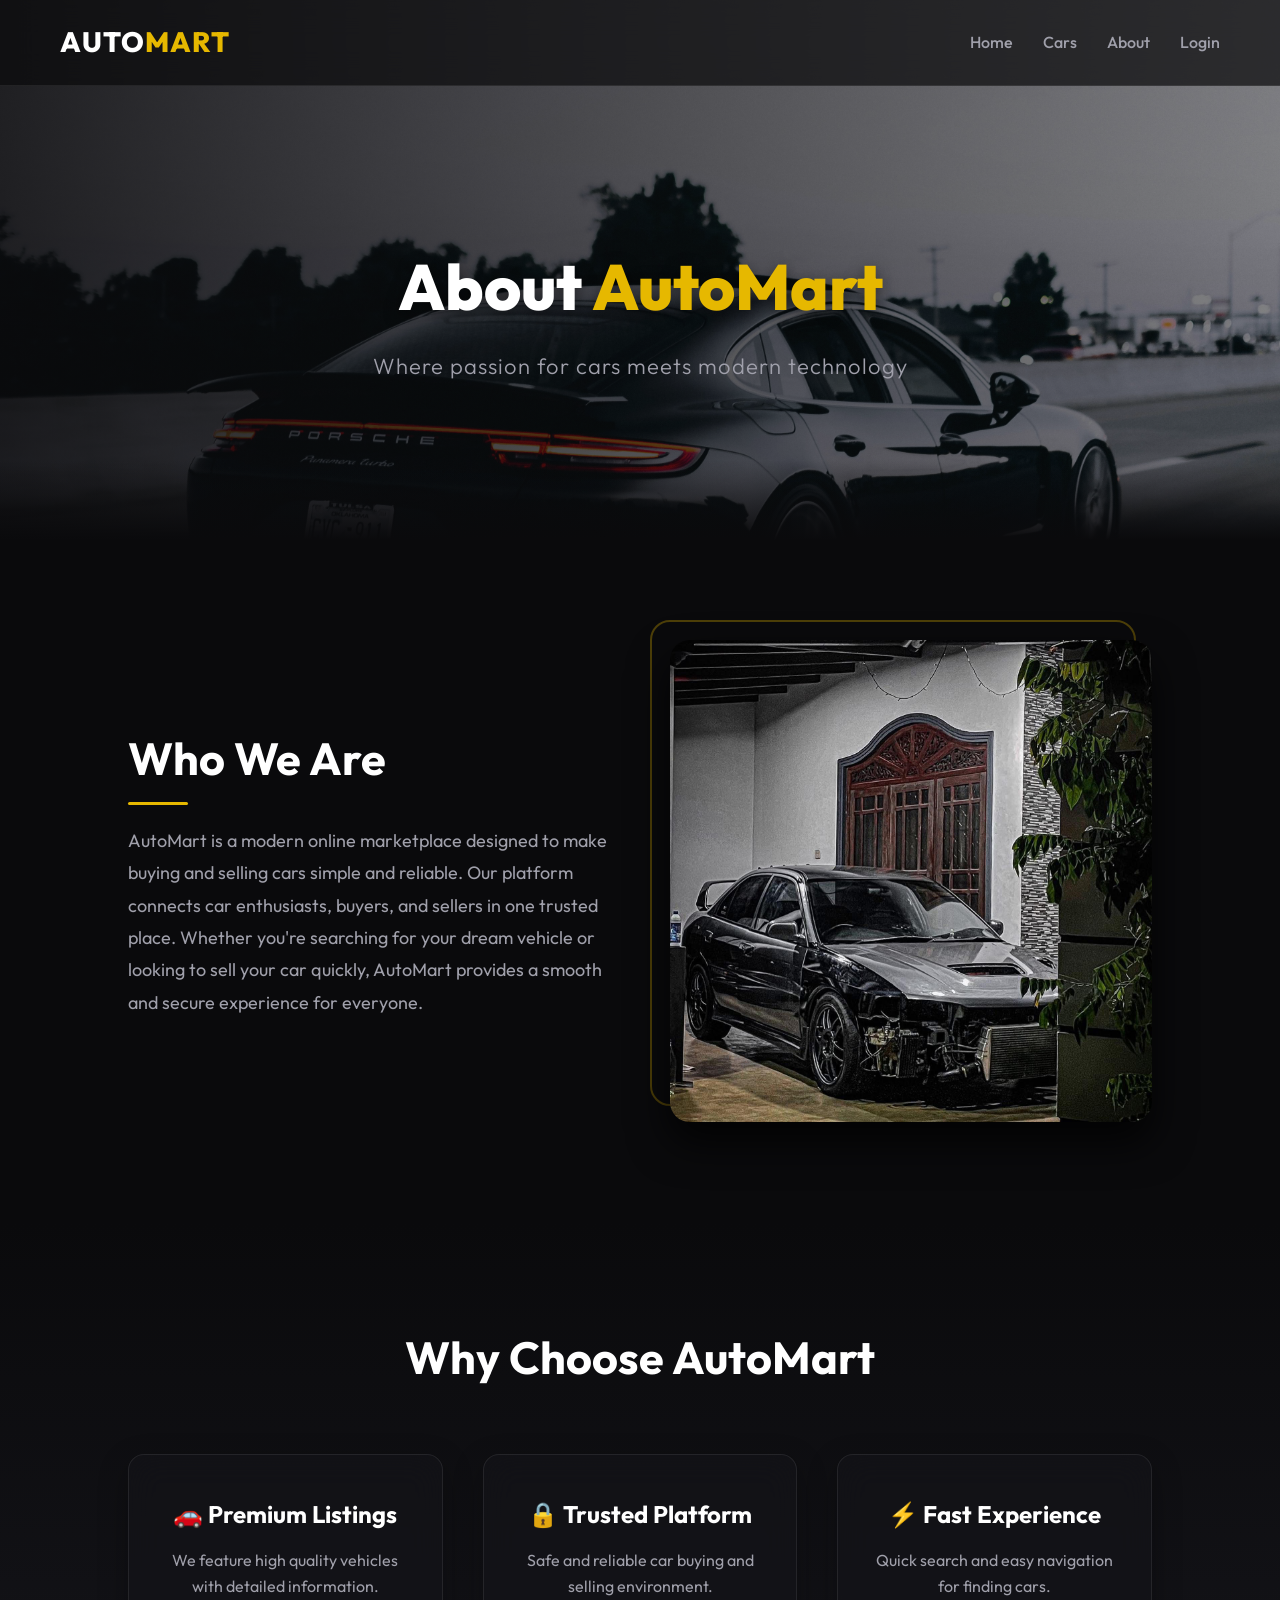
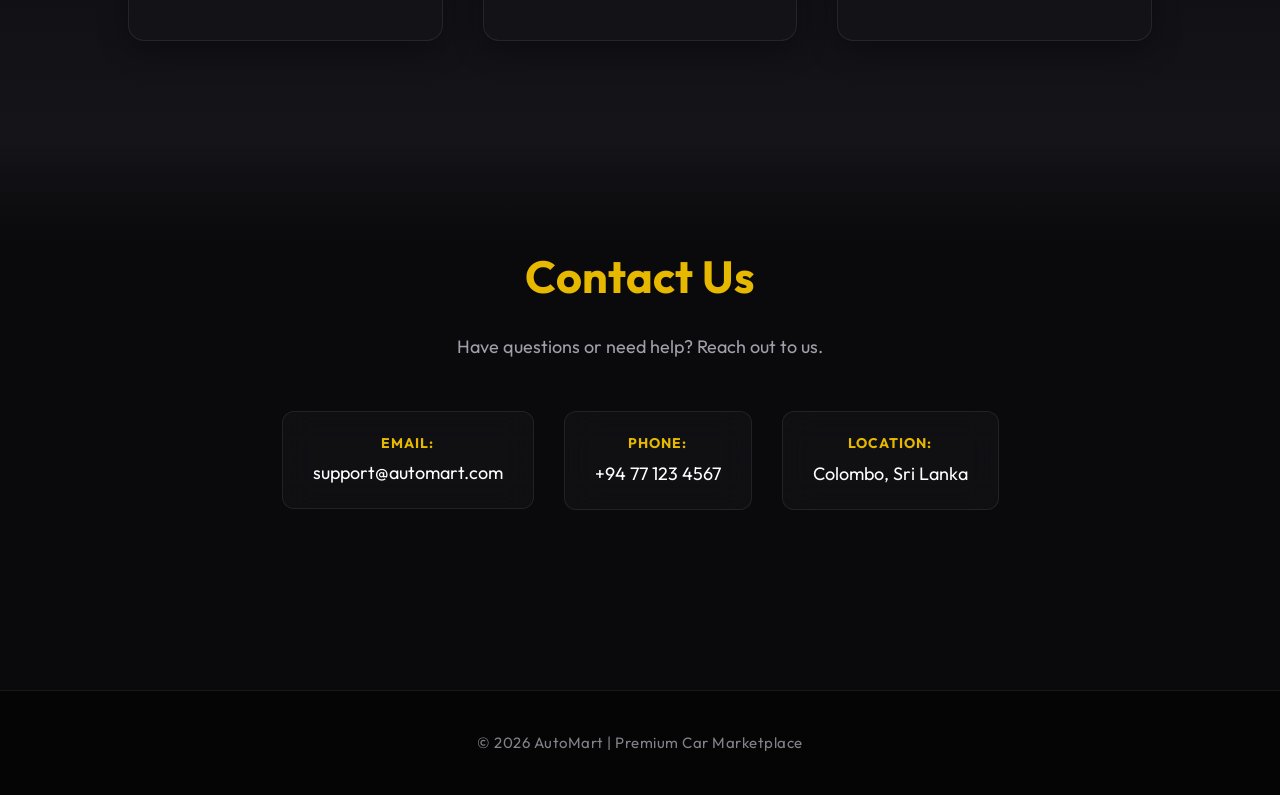
<file: about.html>
<!DOCTYPE html>
<html>
<head>
<title>About AutoMart</title>
<link rel="stylesheet" href="css/style.css">
</head>

<body>

<header class="navbar">
  <div class="logo">AUTO<span>MART</span></div>
  <nav>
    <a href="index.html">Home</a>
    <a href="view-cars.html">Cars</a>
    <a href="about.html">About</a>
    <a href="login.html">Login</a>
  </nav>
</header>

<!-- HERO -->
<section class="about-hero">
  <h1>About <span>AutoMart</span></h1>
  <p>Where passion for cars meets modern technology</p>
</section>

<!-- ABOUT CONTENT -->
<section class="about-section">
  <div class="about-text">
    <h2>Who We Are</h2>
    <p>
      AutoMart is a modern online marketplace designed to make buying and selling cars simple and reliable. 
      Our platform connects car enthusiasts, buyers, and sellers in one trusted place. 
      Whether you're searching for your dream vehicle or looking to sell your car quickly, 
      AutoMart provides a smooth and secure experience for everyone.
    </p>
  </div>
  <div class="about-image">
    <img src="images/car2.jpg">
  </div>
</section>

<!-- WHY CHOOSE US -->
<section class="why-us">
  <h2>Why Choose AutoMart</h2>
  <div class="features">
    <div class="feature-card">
      <h3>🚗 Premium Listings</h3>
      <p>We feature high quality vehicles with detailed information.</p>
    </div>
    <div class="feature-card">
      <h3>🔒 Trusted Platform</h3>
      <p>Safe and reliable car buying and selling environment.</p>
    </div>
    <div class="feature-card">
      <h3>⚡ Fast Experience</h3>
      <p>Quick search and easy navigation for finding cars.</p>
    </div>
  </div>
</section>

<!-- CONTACT SECTION -->
<section class="contact-section">
  <h2>Contact Us</h2>
  <p>Have questions or need help? Reach out to us.</p>
  <div class="contact-info">
    <p><strong>Email:</strong> support@automart.com</p>
    <p><strong>Phone:</strong> +94 77 123 4567</p>
    <p><strong>Location:</strong> Colombo, Sri Lanka</p>
  </div>
</section>

<footer>
  <p>© 2026 AutoMart | Premium Car Marketplace</p>
</footer>

</body>
</html>
</file>
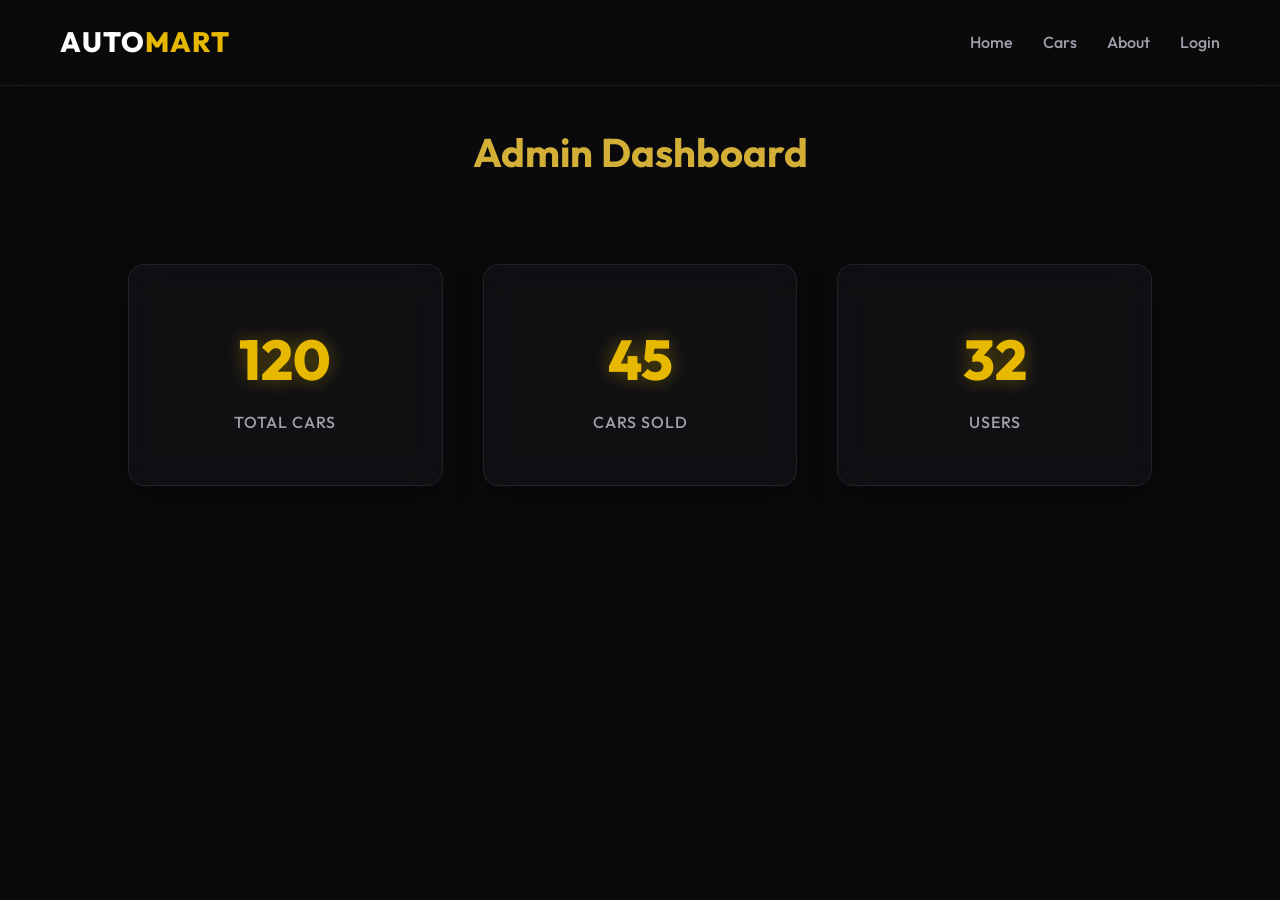
<file: admin-dashboard.html>
<!DOCTYPE html>
<html>
<head>
<title>Admin Dashboard | AutoMart</title>
<link rel="stylesheet" href="css/style.css">
</head>

<body>

<header class="navbar">
  <div class="logo">AUTO<span>MART</span></div>
  <nav>
    <a href="index.html">Home</a>
    <a href="view-cars.html">Cars</a>
    <a href="about.html">About</a>
    <a href="login.html">Login</a>
  </nav>
</header>

<h1 class="page-title">Admin Dashboard</h1>

<div class="features" style="padding: 40px 10%; background: transparent;">

<div class="feature-card" style="padding: 50px 30px;">
<h2 style="font-size: 56px; color: #e6b800; margin-bottom: 5px; font-weight: 800; text-shadow: 0 0 20px rgba(230, 184, 0, 0.4);">120</h2>
<p style="text-transform: uppercase; font-weight: 500; letter-spacing: 1px;">Total Cars</p>
</div>

<div class="feature-card" style="padding: 50px 30px;">
<h2 style="font-size: 56px; color: #e6b800; margin-bottom: 5px; font-weight: 800; text-shadow: 0 0 20px rgba(230, 184, 0, 0.4);">45</h2>
<p style="text-transform: uppercase; font-weight: 500; letter-spacing: 1px;">Cars Sold</p>
</div>

<div class="feature-card" style="padding: 50px 30px;">
<h2 style="font-size: 56px; color: #e6b800; margin-bottom: 5px; font-weight: 800; text-shadow: 0 0 20px rgba(230, 184, 0, 0.4);">32</h2>
<p style="text-transform: uppercase; font-weight: 500; letter-spacing: 1px;">Users</p>
</div>

</div>

</body>
</html>
</file>
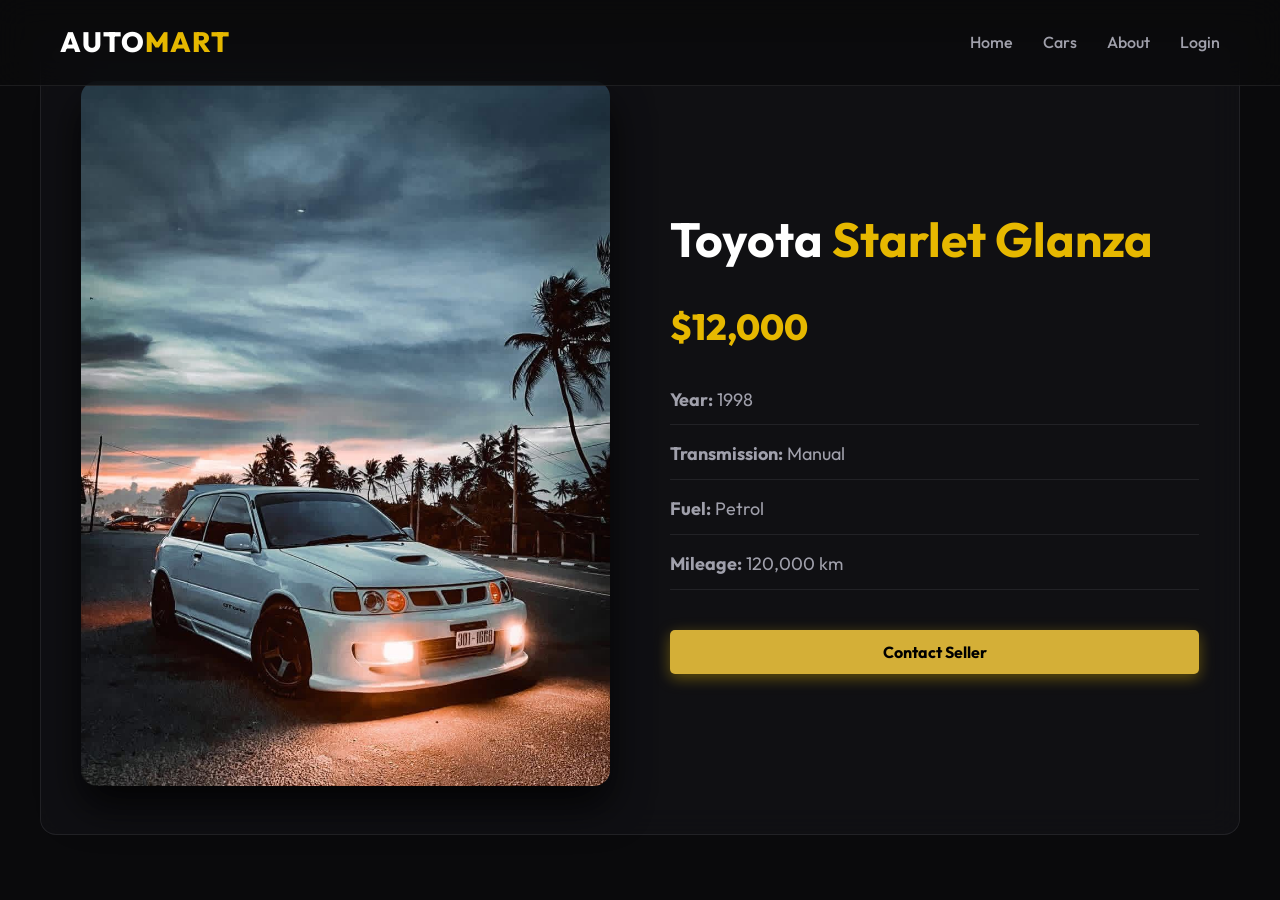
<file: car-details.html>
<!DOCTYPE html>
<html>
<head>
<title>Car Details | AutoMart</title>
<link rel="stylesheet" href="css/style.css">
</head>

<body>

<header class="navbar">
  <div class="logo">AUTO<span>MART</span></div>
  <nav>
    <a href="index.html">Home</a>
    <a href="view-cars.html">Cars</a>
    <a href="about.html">About</a>
    <a href="login.html">Login</a>
  </nav>
</header>

<div class="car-details-container" style="max-width: 1200px; margin: 40px auto; padding: 40px; background: rgba(20, 20, 25, 0.6); backdrop-filter: blur(16px); border: 1px solid rgba(255, 255, 255, 0.08); border-radius: 16px; display: flex; gap: 60px; align-items: center;">
  
<div class="car-details-img" style="flex: 1;">
  <img src="images/car1.jpg" style="width: 100%; border-radius: 16px; box-shadow: 0 20px 40px rgba(0,0,0,0.8);">
</div>

<div class="car-info" style="flex: 1;">

  <h1 style="font-size: 48px; font-weight: 700; margin-bottom: 10px;">Toyota <span style="color: #e6b800;">Starlet Glanza</span></h1>
  <p class="price" style="font-size: 36px; color: #e6b800; font-weight: 800; margin-bottom: 30px;">$12,000</p>

  <ul style="list-style: none; margin-bottom: 40px; font-size: 18px; color: #a0a0ab;">
    <li style="margin-bottom: 15px; padding-bottom: 10px; border-bottom: 1px solid rgba(255,255,255,0.08);"><strong>Year:</strong> 1998</li>
    <li style="margin-bottom: 15px; padding-bottom: 10px; border-bottom: 1px solid rgba(255,255,255,0.08);"><strong>Transmission:</strong> Manual</li>
    <li style="margin-bottom: 15px; padding-bottom: 10px; border-bottom: 1px solid rgba(255,255,255,0.08);"><strong>Fuel:</strong> Petrol</li>
    <li style="margin-bottom: 15px; padding-bottom: 10px; border-bottom: 1px solid rgba(255,255,255,0.08);"><strong>Mileage:</strong> 120,000 km</li>
  </ul>

  <button class="btn" style="width: 100%;">Contact Seller</button>

</div>
</div>

<script src="js/script.js"></script>

</body>
</html>
</file>
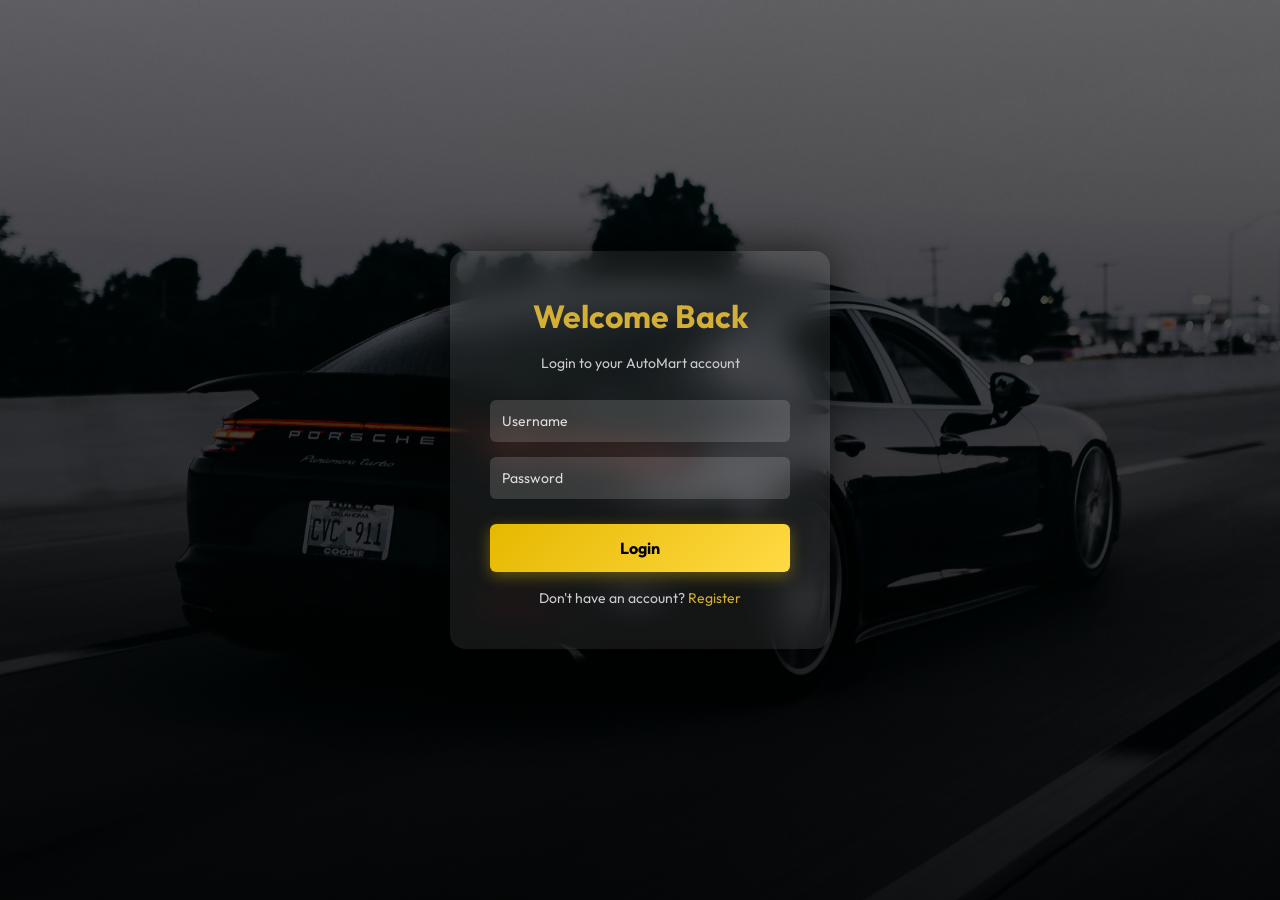
<file: login.html>
<!DOCTYPE html>
<html>
<head>
<title>Login | AutoMart</title>
<link rel="stylesheet" href="css/style.css">
</head>

<body class="login-body">

<div class="login-wrapper">

<div class="login-card">

<h2>Welcome Back</h2>
<p class="login-subtitle">Login to your AutoMart account</p>

<form>
  <div class="input-group">
    <input type="text" placeholder="Username" required>
  </div>
  <div class="input-group">
    <input type="password" placeholder="Password" required>
  </div>
  <button class="btn" style="width: 100%; border-radius: 6px; margin-top: 10px;">Login</button>
  <p class="register-link">
    Don't have an account? <a href="register.html">Register</a>
  </p>
</form>

</div>
</div>

</body>
</html>
</file>
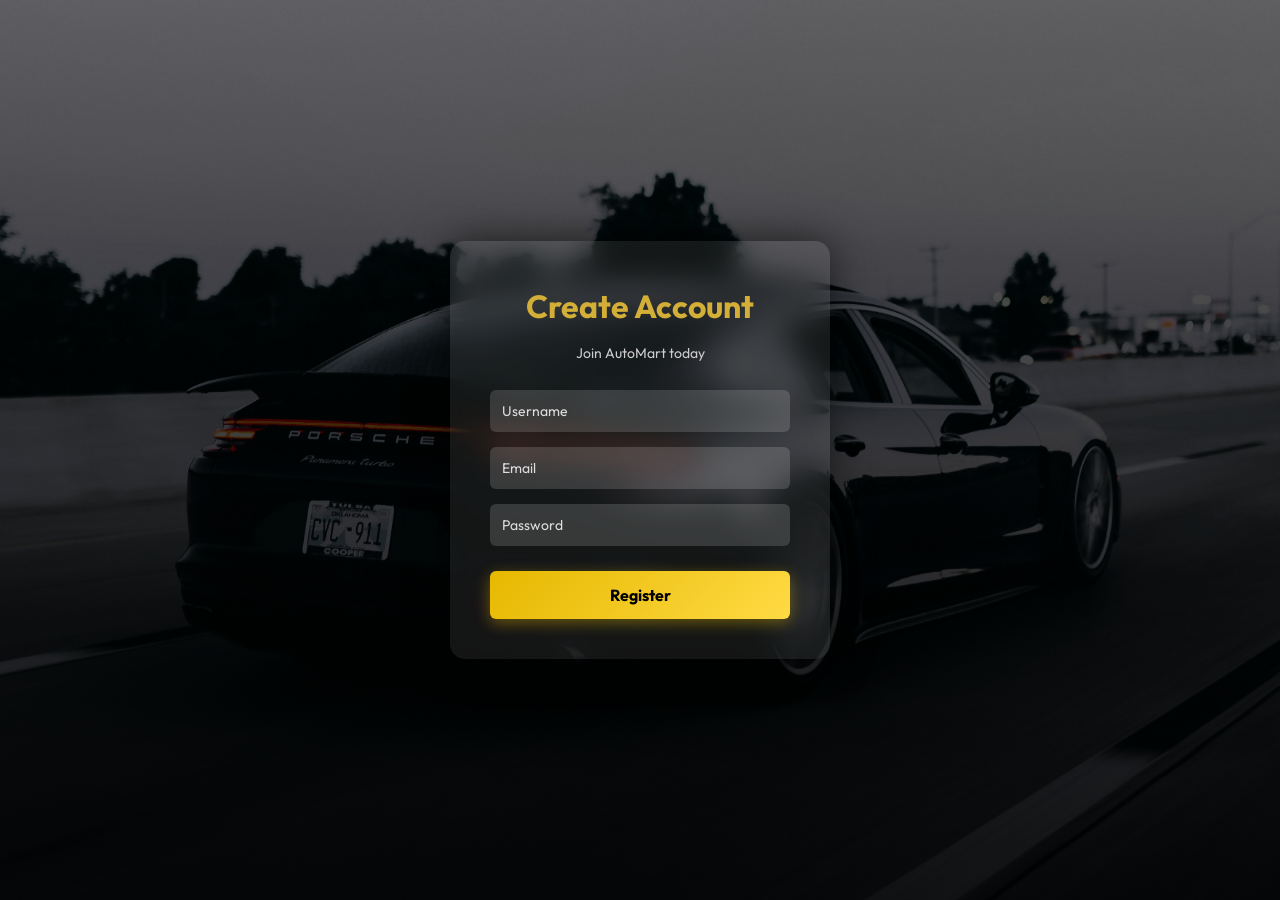
<file: register.html>
<!DOCTYPE html>
<html>
<head>
<title>Register | AutoMart</title>
<link rel="stylesheet" href="css/style.css">
</head>

<body class="login-body">

<div class="login-wrapper">

<div class="login-card">

<h2>Create Account</h2>
<p class="login-subtitle">Join AutoMart today</p>

<form>
  <div class="input-group">
    <input type="text" placeholder="Username" required>
  </div>
  <div class="input-group">
    <input type="email" placeholder="Email" required>
  </div>
  <div class="input-group">
    <input type="password" placeholder="Password" required>
  </div>
  <button class="btn" style="width: 100%; border-radius: 6px; margin-top: 10px;">Register</button>
</form>

</div>
</div>

</body>
</html>
</file>
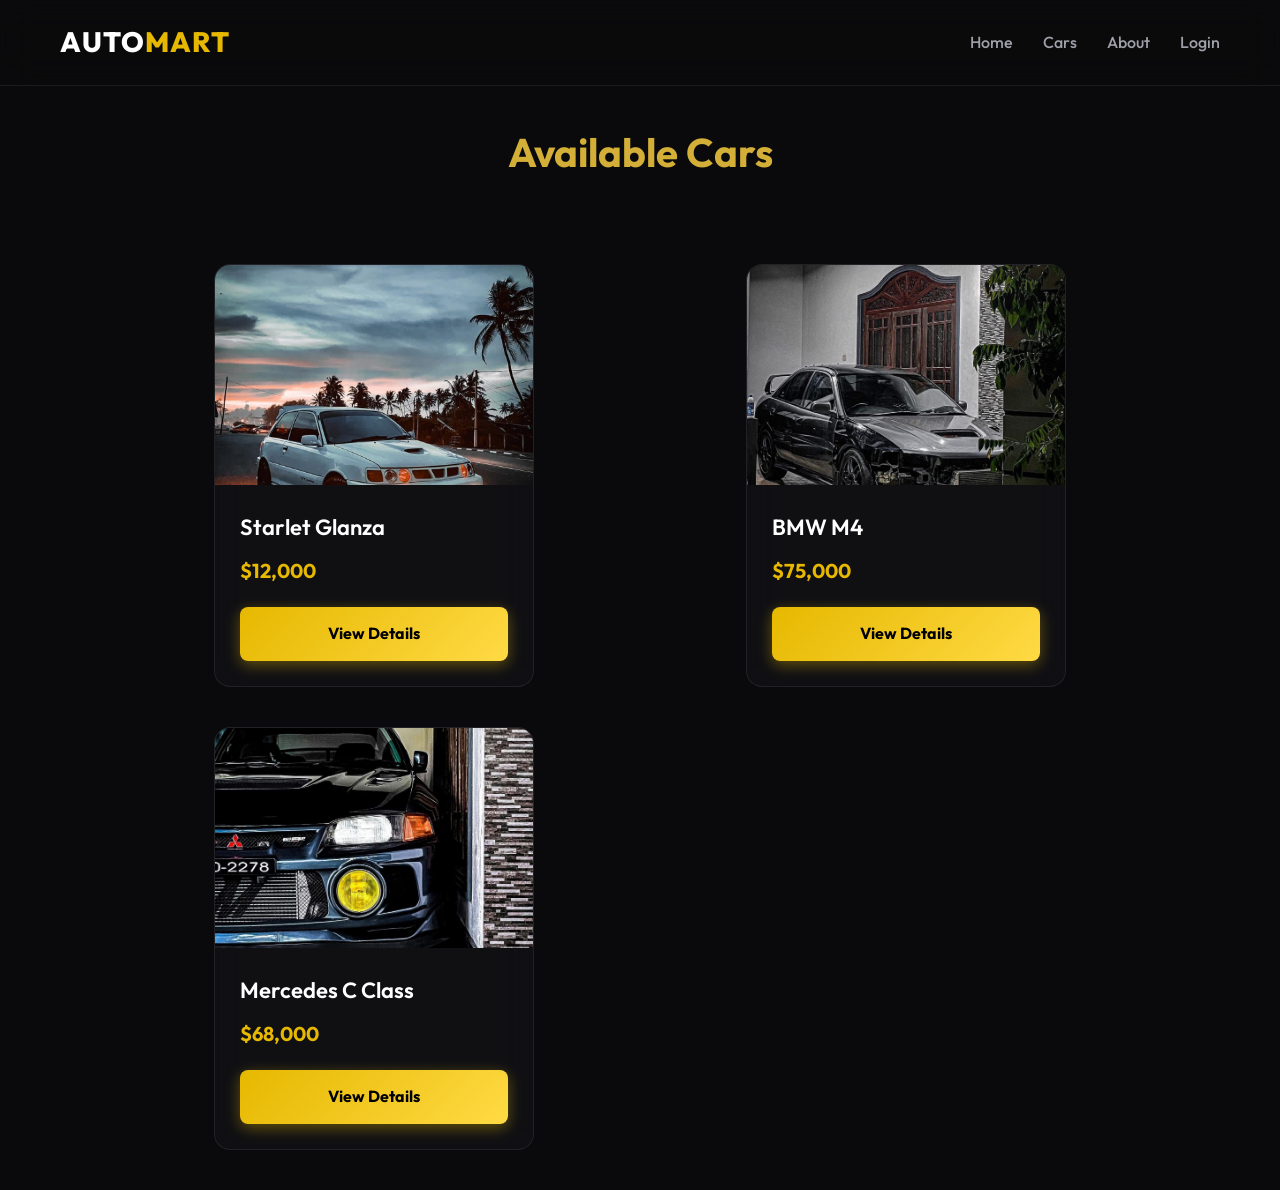
<file: view-cars.html>
<!DOCTYPE html>
<html>
<head>
<title>Cars | AutoMart</title>
<link rel="stylesheet" href="css/style.css">
</head>
<body>

<header class="navbar">
  <div class="logo">AUTO<span>MART</span></div>
  <nav>
    <a href="index.html">Home</a>
    <a href="view-cars.html">Cars</a>
    <a href="about.html">About</a>
    <a href="login.html">Login</a>
  </nav>
</header>

<h1 class="page-title">Available Cars</h1>

<div class="car-grid" style="padding: 40px 10%; display: grid; grid-template-columns: repeat(auto-fit, minmax(320px, 1fr)); gap: 40px; place-items: center;">
  
  <div class="car-card">
    <img src="images/car1.jpg" alt="Starlet Glanza">
    <div class="car-card-content">
      <h3>Starlet Glanza</h3>
      <p>$12,000</p>
      <a href="car-details.html" class="btn">View Details</a>
    </div>
  </div>

  <div class="car-card">
    <img src="images/car2.jpg" alt="BMW M4">
    <div class="car-card-content">
      <h3>BMW M4</h3>
      <p>$75,000</p>
      <a href="car-details.html" class="btn">View Details</a>
    </div>
  </div>

  <div class="car-card">
    <img src="images/car3.jpg" alt="Mercedes C Class">
    <div class="car-card-content">
      <h3>Mercedes C Class</h3>
      <p>$68,000</p>
      <a href="car-details.html" class="btn">View Details</a>
    </div>
  </div>
</div>

<script src="js/script.js"></script>

</body>
</html>
</file>
<file: css/style.css>
@import url('https://fonts.googleapis.com/css2?family=Outfit:wght@300;400;500;600;700;800&display=swap');

:root {
  /* Color Palette */
  --bg-dark: #0a0a0c;
  --bg-card: rgba(20, 20, 25, 0.6);
  --bg-card-hover: rgba(30, 30, 40, 0.8);

  --accent-gold: #e6b800;
  --accent-gold-hover: #ffcc00;
  --accent-glow: rgba(230, 184, 0, 0.4);

  --text-primary: #ffffff;
  --text-secondary: #a0a0ab;
  --text-muted: #666670;

  --border-light: rgba(255, 255, 255, 0.08);
  --glass-blur: blur(16px);

  /* Typography */
  --font-main: 'Outfit', sans-serif;

  /* Transitions */
  --transition-fast: 0.2s cubic-bezier(0.4, 0, 0.2, 1);
  --transition-normal: 0.3s cubic-bezier(0.4, 0, 0.2, 1);
  --transition-slow: 0.5s cubic-bezier(0.4, 0, 0.2, 1);
}

/* GLOBAL */
* {
  margin: 0;
  padding: 0;
  box-sizing: border-box;
  font-family: var(--font-main);
}

body {
  background-color: var(--bg-dark);
  color: var(--text-primary);
  line-height: 1.6;
  overflow-x: hidden;
  -webkit-font-smoothing: antialiased;
  -moz-osx-font-smoothing: grayscale;
}

/* Custom Scrollbar */
::-webkit-scrollbar {
  width: 10px;
}

::-webkit-scrollbar-track {
  background: var(--bg-dark);
}

::-webkit-scrollbar-thumb {
  background: #333;
  border-radius: 5px;
}

::-webkit-scrollbar-thumb:hover {
  background: var(--accent-gold);
}

/* NAVBAR */
.navbar {
  display: flex;
  justify-content: space-between;
  align-items: center;
  padding: 20px 60px;
  background: rgba(10, 10, 12, 0.7);
  backdrop-filter: var(--glass-blur);
  -webkit-backdrop-filter: var(--glass-blur);
  border-bottom: 1px solid var(--border-light);
  position: fixed;
  width: 100%;
  top: 0;
  z-index: 1000;
  transition: var(--transition-normal);
}

.navbar.scrolled {
  padding: 15px 60px;
  background: rgba(10, 10, 12, 0.9);
  box-shadow: 0 10px 30px rgba(0, 0, 0, 0.5);
}

.logo {
  font-size: 28px;
  font-weight: 800;
  letter-spacing: 1px;
  color: var(--text-primary);
}

.logo span {
  color: var(--accent-gold);
}

nav {
  display: flex;
  gap: 30px;
}

nav a {
  color: var(--text-secondary);
  text-decoration: none;
  font-size: 16px;
  font-weight: 500;
  transition: var(--transition-fast);
  position: relative;
}

nav a::after {
  content: '';
  position: absolute;
  bottom: -5px;
  left: 0;
  width: 0%;
  height: 2px;
  background: var(--accent-gold);
  transition: var(--transition-normal);
}

nav a:hover {
  color: var(--accent-gold);
}

nav a:hover::after {
  width: 100%;
}

/* BUTTONS */
.btn {
  display: inline-block;
  background: linear-gradient(135deg, var(--accent-gold), #ffda44);
  padding: 14px 35px;
  color: #000;
  text-decoration: none;
  font-weight: 700;
  font-size: 16px;
  border-radius: 8px;
  border: none;
  cursor: pointer;
  transition: var(--transition-normal);
  box-shadow: 0 4px 15px var(--accent-glow);
  position: relative;
  overflow: hidden;
  z-index: 1;
}

.btn::before {
  content: '';
  position: absolute;
  top: 0;
  left: 0;
  width: 100%;
  height: 100%;
  background: linear-gradient(135deg, #ffda44, var(--accent-gold));
  z-index: -1;
  transition: opacity var(--transition-normal);
  opacity: 0;
}

.btn:hover {
  transform: translateY(-2px);
  box-shadow: 0 8px 25px var(--accent-glow);
}

.btn:hover::before {
  opacity: 1;
}

.btn:active {
  transform: translateY(1px);
}

/* FEATURED CARS */
.featured {
  padding: 100px 5%;
  text-align: center;
  background: var(--bg-dark);
  position: relative;
}

.featured::before {
  content: '';
  position: absolute;
  top: 0;
  left: 0;
  width: 100%;
  height: 100px;
  background: linear-gradient(to bottom, rgba(10, 10, 12, 1), rgba(10, 10, 12, 0));
  z-index: 1;
}

.featured h2 {
  font-size: 42px;
  margin-bottom: 50px;
  color: var(--text-primary);
  font-weight: 700;
}

.featured h2 span {
  color: var(--accent-gold);
}

.car-container {
  display: flex;
  justify-content: center;
  gap: 40px;
  flex-wrap: wrap;
  position: relative;
  z-index: 2;
}

.car-card {
  background: var(--bg-card);
  backdrop-filter: var(--glass-blur);
  -webkit-backdrop-filter: var(--glass-blur);
  border: 1px solid var(--border-light);
  border-radius: 16px;
  overflow: hidden;
  width: 320px;
  transition: var(--transition-normal);
  text-align: left;
  display: flex;
  flex-direction: column;
}

.car-card img {
  width: 100%;
  height: 220px;
  object-fit: cover;
  transition: transform var(--transition-slow);
}

.car-card-content {
  padding: 25px;
  flex-grow: 1;
  display: flex;
  flex-direction: column;
}

.car-card h3 {
  margin: 0 0 10px 0;
  font-size: 22px;
  color: var(--text-primary);
  font-weight: 600;
}

.car-card p {
  color: var(--accent-gold);
  font-size: 20px;
  font-weight: 700;
  margin-bottom: 20px;
  flex-grow: 1;
}

.car-card .btn {
  text-align: center;
  width: 100%;
}

.car-card:hover {
  transform: translateY(-10px);
  background: var(--bg-card-hover);
  box-shadow: 0 20px 40px rgba(0, 0, 0, 0.8), 0 0 20px rgba(230, 184, 0, 0.1);
  border-color: rgba(230, 184, 0, 0.3);
}

.car-card:hover img {
  transform: scale(1.05);
}

/* VIEW CARS PAGE */

.page-title {
  text-align: center;
  margin-top: 120px;
  margin-bottom: 40px;
  font-size: 40px;
  color: #d4af37;
}

.car-grid {
  display: grid;
  grid-template-columns: repeat(auto-fit, minmax(250px, 1fr));
  gap: 30px;
  padding: 40px;
}

.car-item {
  background: #1a1a1a;
  padding: 15px;
  border-radius: 10px;
  text-align: center;
  transition: 0.4s;
  opacity: 0;
  transform: translateY(40px);
}

.car-item img {
  width: 100%;
  height: 180px;
  object-fit: cover;
  border-radius: 8px;
}

.car-item a {
  display: inline-block;
  margin-top: 10px;
  background: #d4af37;
  padding: 8px 20px;
  color: black;
  text-decoration: none;
  border-radius: 5px;
}

.car-item:hover {
  transform: translateY(-8px);
  box-shadow: 0 10px 30px rgba(0, 0, 0, 0.7);
}

/* CAR DETAILS */

.car-details {
  display: flex;
  gap: 40px;
  padding: 120px 60px;
}

.car-details img {
  width: 500px;
  border-radius: 10px;
}

.car-info h1 {
  font-size: 40px;
}

.price {
  font-size: 30px;
  color: #d4af37;
  margin: 20px 0;
}

.car-info ul {
  list-style: none;
  margin-bottom: 20px;
}

.car-info li {
  margin-bottom: 10px;
}

.car-info button {
  background: #d4af37;
  padding: 12px 25px;
  border: none;
  font-weight: bold;
  border-radius: 5px;
  cursor: pointer;
}

/* ADD CAR FORM */

.car-form {
  width: 400px;
  margin: 40px auto;
  display: flex;
  flex-direction: column;
  gap: 15px;
}

.car-form input {
  padding: 12px;
  border: none;
  border-radius: 5px;
}

.car-form button {
  background: #d4af37;
  padding: 12px;
  border: none;
  border-radius: 5px;
  font-weight: bold;
  cursor: pointer;
}

/* DASHBOARD */

.dashboard {
  display: flex;
  justify-content: center;
  gap: 40px;
  padding: 40px;
}

.card {
  background: #1a1a1a;
  padding: 40px;
  border-radius: 10px;
  text-align: center;
  width: 200px;
}

.card h2 {
  font-size: 40px;
  color: #d4af37;
}

/* ABOUT PAGE */
.about-hero {
  height: 60vh;
  min-height: 400px;
  background: linear-gradient(to right,
      rgba(10, 10, 12, 0.9) 0%,
      rgba(10, 10, 12, 0.5) 100%),
    url("../images/hero-car.jpg");
  background-size: cover;
  background-position: center;
  background-attachment: fixed;
  display: flex;
  flex-direction: column;
  justify-content: center;
  align-items: center;
  text-align: center;
  padding-top: 80px;
  position: relative;
}

.about-hero::after {
  content: '';
  position: absolute;
  bottom: 0;
  left: 0;
  width: 100%;
  height: 80px;
  background: linear-gradient(to top, var(--bg-dark), transparent);
}

.about-hero h1 {
  font-size: clamp(40px, 5vw, 65px);
  color: var(--text-primary);
  font-weight: 800;
  margin-bottom: 10px;
  text-shadow: 0 4px 15px rgba(0, 0, 0, 0.5);
}

.about-hero h1 span {
  color: var(--accent-gold);
}

.about-hero p {
  font-size: clamp(18px, 2vw, 22px);
  color: var(--text-secondary);
  font-weight: 300;
  letter-spacing: 1px;
}

.about-section {
  display: flex;
  align-items: center;
  justify-content: space-between;
  gap: 60px;
  padding: 100px 10%;
  background: var(--bg-dark);
}

.about-text {
  flex: 1;
}

.about-text h2 {
  font-size: clamp(32px, 4vw, 45px);
  color: var(--text-primary);
  margin-bottom: 30px;
  position: relative;
  display: inline-block;
}

.about-text h2::after {
  content: '';
  position: absolute;
  bottom: -10px;
  left: 0;
  width: 60px;
  height: 3px;
  background: var(--accent-gold);
  border-radius: 2px;
}

.about-text p {
  color: var(--text-secondary);
  font-size: 18px;
  line-height: 1.8;
  margin-bottom: 20px;
}

.about-image {
  flex: 1;
  display: flex;
  justify-content: center;
  position: relative;
}

.about-image::before {
  content: '';
  position: absolute;
  top: -20px;
  left: -20px;
  width: 100%;
  height: 100%;
  border: 2px solid var(--accent-gold);
  border-radius: 20px;
  z-index: 0;
  opacity: 0.3;
}

.about-image img {
  width: 100%;
  max-width: 500px;
  border-radius: 20px;
  box-shadow: 0 20px 40px rgba(0, 0, 0, 0.8);
  position: relative;
  z-index: 1;
  transition: var(--transition-slow);
}

.about-image img:hover {
  transform: translateY(-10px);
}


/* WHY US */
.why-us {
  padding: 100px 10%;
  background: linear-gradient(to bottom, var(--bg-dark), rgba(20, 20, 25, 1));
  text-align: center;
}

.why-us h2 {
  font-size: clamp(32px, 4vw, 45px);
  color: var(--text-primary);
  margin-bottom: 60px;
  font-weight: 700;
}

.why-us h2 span {
  color: var(--accent-gold);
}

.features {
  display: flex;
  justify-content: center;
  gap: 40px;
  flex-wrap: wrap;
}

.feature-card {
  background: var(--bg-card);
  backdrop-filter: var(--glass-blur);
  -webkit-backdrop-filter: var(--glass-blur);
  border: 1px solid var(--border-light);
  padding: 40px 30px;
  flex: 1;
  min-width: 250px;
  max-width: 350px;
  border-radius: 16px;
  transition: var(--transition-normal);
  text-align: center;
  box-shadow: 0 10px 30px rgba(0, 0, 0, 0.3);
}

.feature-card:hover {
  transform: translateY(-10px);
  background: var(--bg-card-hover);
  border-color: rgba(230, 184, 0, 0.3);
  box-shadow: 0 20px 40px rgba(0, 0, 0, 0.6), 0 0 20px rgba(230, 184, 0, 0.1);
}

.feature-card h3 {
  font-size: 24px;
  color: var(--text-primary);
  margin-bottom: 15px;
}

.feature-card p {
  color: var(--text-secondary);
  font-size: 16px;
  line-height: 1.6;
}

/* FOOTER */
footer {
  background: #050505;
  text-align: center;
  padding: 40px 20px;
  margin-top: 80px;
  color: var(--text-secondary);
  border-top: 1px solid var(--border-light);
  font-size: 15px;
}

footer p {
  opacity: 0.8;
  letter-spacing: 0.5px;
}

/* LOGIN PAGE */

.login-body {

  height: 100vh;

  display: flex;
  justify-content: center;
  align-items: center;

  background:
    linear-gradient(rgba(0, 0, 0, 0.6), rgba(0, 0, 0, 0.9)),
    url("../images/hero-car.jpg");

  background-size: cover;
  background-position: center;

}

/* LOGIN CARD */

.login-wrapper {

  display: flex;
  justify-content: center;
  align-items: center;

  width: 100%;

}

.login-card {

  width: 380px;

  padding: 40px;

  border-radius: 15px;

  background: rgba(255, 255, 255, 0.08);

  backdrop-filter: blur(15px);

  box-shadow: 0 0 40px rgba(0, 0, 0, 0.6);

  text-align: center;

}

/* TITLE */

.login-card h2 {

  font-size: 32px;

  margin-bottom: 10px;

  color: #d4af37;

}

.login-subtitle {

  font-size: 14px;

  color: #ccc;

  margin-bottom: 25px;

}

/* INPUTS */

.input-group input {

  width: 100%;

  padding: 12px;

  margin-bottom: 15px;

  border: none;

  border-radius: 6px;

  background: rgba(255, 255, 255, 0.15);

  color: white;

  font-size: 14px;

}

.input-group input::placeholder {

  color: #ddd;

}

/* REGISTER LINK */

.register-link {

  margin-top: 15px;

  font-size: 14px;

  color: #ccc;

}

.register-link a {

  color: #d4af37;

  text-decoration: none;

}

.register-link a:hover {

  text-decoration: underline;

}

/* CONTACT */
.contact-section {
  padding: 100px 10%;
  background: var(--bg-dark);
  text-align: center;
  position: relative;
}

.contact-section::before {
  content: '';
  position: absolute;
  top: 0;
  left: 0;
  width: 100%;
  height: 100px;
  background: linear-gradient(to bottom, rgba(20, 20, 25, 1), transparent);
}

.contact-section h2 {
  font-size: clamp(32px, 4vw, 45px);
  color: var(--accent-gold);
  margin-bottom: 20px;
  font-weight: 700;
  position: relative;
  z-index: 1;
}

.contact-section>p {
  color: var(--text-secondary);
  font-size: 18px;
  margin-bottom: 50px;
  position: relative;
  z-index: 1;
}

.contact-info {
  display: flex;
  justify-content: center;
  gap: 30px;
  flex-wrap: wrap;
  position: relative;
  z-index: 1;
}

.contact-info p {
  background: var(--bg-card);
  backdrop-filter: var(--glass-blur);
  -webkit-backdrop-filter: var(--glass-blur);
  border: 1px solid var(--border-light);
  padding: 20px 30px;
  border-radius: 12px;
  color: var(--text-primary);
  font-size: 18px;
  transition: var(--transition-fast);
}

.contact-info p strong {
  color: var(--accent-gold);
  display: block;
  font-size: 14px;
  text-transform: uppercase;
  letter-spacing: 1px;
  margin-bottom: 5px;
}

.contact-info p:hover {
  transform: translateY(-5px);
  background: var(--bg-card-hover);
  border-color: var(--accent-gold);
}

/* VIDEO HERO SECTION */
.video-hero {
  position: relative;
  height: 100vh;
  min-height: 600px;
  overflow: hidden;
  display: flex;
  align-items: center;
  padding-left: 10%;
}

/* VIDEO */
.background-video {
  position: absolute;
  top: 50%;
  left: 50%;
  min-width: 100%;
  min-height: 100%;
  width: auto;
  height: auto;
  transform: translateX(-50%) translateY(-50%);
  object-fit: cover;
  z-index: -2;
  pointer-events: none;
}

/* DARK OVERLAY */
.hero-overlay {
  position: absolute;
  top: 0;
  left: 0;
  width: 100%;
  height: 100%;
  background: linear-gradient(90deg,
      rgba(10, 10, 12, 0.9) 0%,
      rgba(10, 10, 12, 0.6) 50%,
      rgba(10, 10, 12, 0.3) 100%);
  z-index: -1;
}

/* HERO TEXT */
.hero-text {
  color: white;
  max-width: 650px;
  position: relative;
  z-index: 10;
  animation: fadeUp 1s ease-out forwards;
  opacity: 0;
  transform: translateY(30px);
}

@keyframes fadeUp {
  to {
    opacity: 1;
    transform: translateY(0);
  }
}

.hero-text h1 {
  font-size: clamp(40px, 6vw, 75px);
  font-weight: 800;
  line-height: 1.1;
  margin-bottom: 20px;
  letter-spacing: -1px;
}

.hero-text span {
  color: var(--accent-gold);
  text-shadow: 0 0 30px var(--accent-glow);
}

.hero-text p {
  font-size: clamp(16px, 2vw, 20px);
  margin-bottom: 40px;
  color: var(--text-secondary);
  font-weight: 400;
  max-width: 500px;
}
</file>
